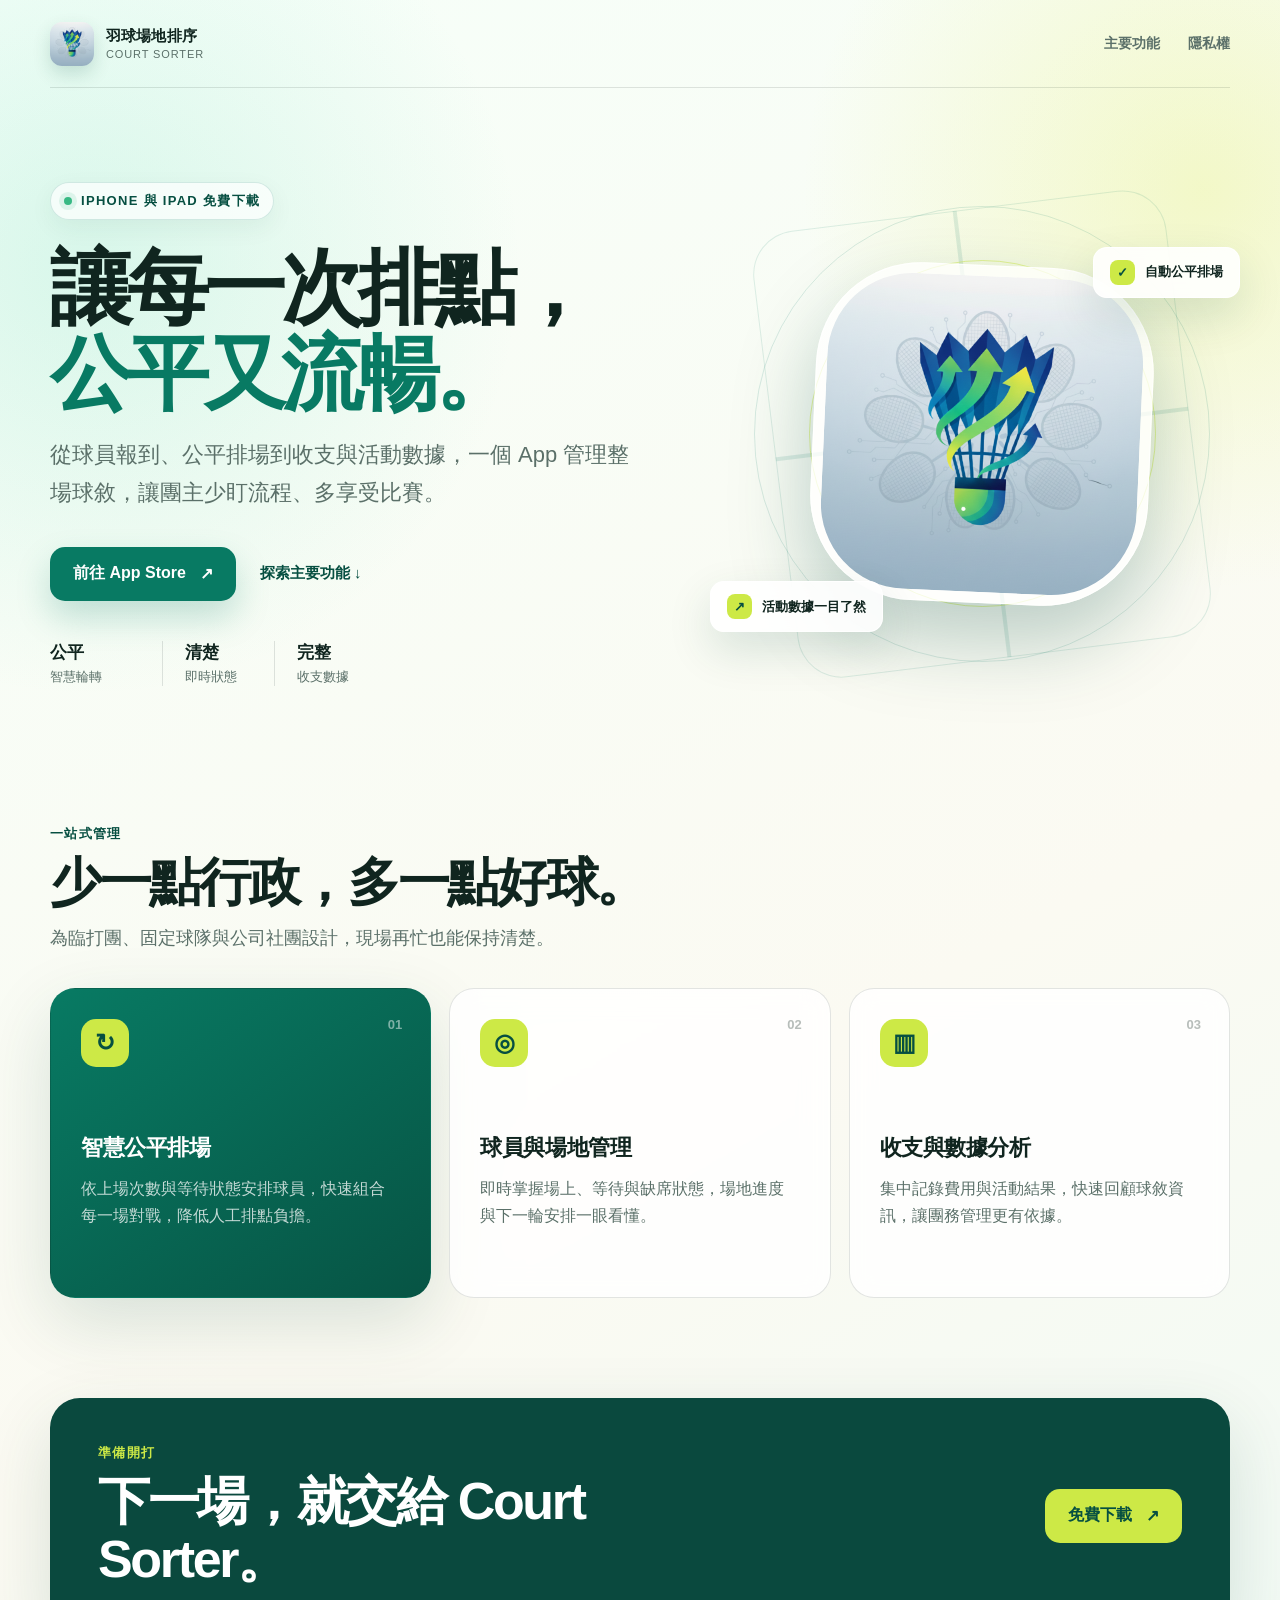
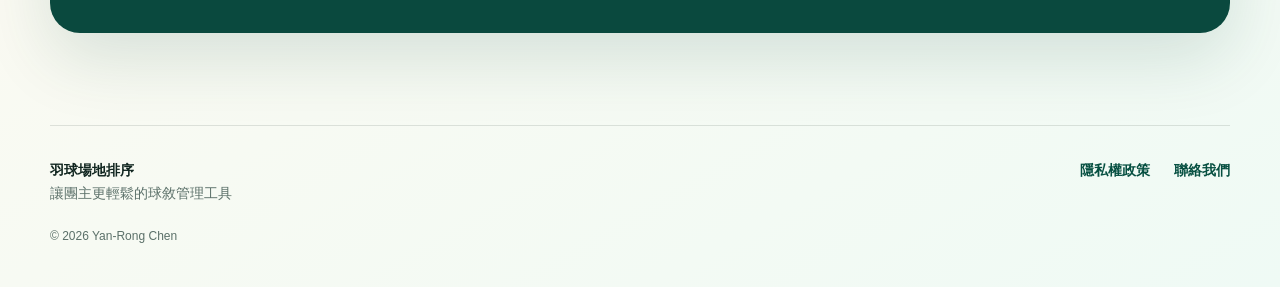
<file: court-sorter/index.html>
<!doctype html>
<html lang="zh-Hant">
  <head>
    <meta charset="utf-8">
    <meta name="viewport" content="width=device-width, initial-scale=1">
    <meta name="description" content="羽球場地排序：為羽球臨打團與球隊設計的公平排點、球員管理與收支工具。">
    <meta name="theme-color" content="#075b4b">
    <meta property="og:title" content="羽球場地排序｜Court Sorter">
    <meta property="og:description" content="排點更公平，團主更輕鬆。">
    <meta property="og:image" content="https://shanxus.github.io/court-sorter/assets/app-icon.png">
    <title>羽球場地排序｜Court Sorter</title>
    <link rel="icon" href="assets/app-icon.png">
    <link rel="stylesheet" href="styles.css">
  </head>
  <body>
    <div class="page-shell">
      <header class="site-header">
        <a class="brand" href="./" aria-label="Court Sorter 首頁">
          <img src="assets/app-icon.png" alt="" width="44" height="44">
          <span><strong>羽球場地排序</strong><small>Court Sorter</small></span>
        </a>
        <nav aria-label="主要導覽"><a href="#features">主要功能</a><a href="privacy/">隱私權</a></nav>
      </header>

      <main>
        <section class="hero">
          <div class="hero-copy">
            <span class="eyebrow"><span class="live-dot"></span> iPhone 與 iPad 免費下載</span>
            <h1>讓每一次排點，<br><em>公平又流暢。</em></h1>
            <p class="lead">從球員報到、公平排場到收支與活動數據，一個 App 管理整場球敘，讓團主少盯流程、多享受比賽。</p>
            <div class="actions">
              <a class="button" href="https://apps.apple.com/tw/app/id6757661680"><span>前往 App Store</span><span aria-hidden="true">↗</span></a>
              <a class="text-link" href="#features">探索主要功能 <span aria-hidden="true">↓</span></a>
            </div>
            <dl class="quick-facts" aria-label="產品特色">
              <div><dt>公平</dt><dd>智慧輪轉</dd></div>
              <div><dt>清楚</dt><dd>即時狀態</dd></div>
              <div><dt>完整</dt><dd>收支數據</dd></div>
            </dl>
          </div>

          <div class="hero-visual" aria-label="羽球場地排序 App 圖示">
            <div class="court-lines" aria-hidden="true"></div>
            <div class="orbit orbit-one" aria-hidden="true"></div>
            <div class="orbit orbit-two" aria-hidden="true"></div>
            <div class="icon-frame"><img class="app-icon" src="assets/app-icon.png" alt="羽球場地排序 App 圖示" width="1024" height="1024"></div>
            <div class="floating-note note-top"><span>✓</span> 自動公平排場</div>
            <div class="floating-note note-bottom"><span>↗</span> 活動數據一目了然</div>
          </div>
        </section>

        <section class="section-heading" id="features">
          <span class="section-kicker">一站式管理</span>
          <h2>少一點行政，多一點好球。</h2>
          <p>為臨打團、固定球隊與公司社團設計，現場再忙也能保持清楚。</p>
        </section>

        <section class="features" aria-label="主要功能">
          <article class="card card-featured"><span class="card-number">01</span><div class="card-icon" aria-hidden="true">↻</div><h3>智慧公平排場</h3><p>依上場次數與等待狀態安排球員，快速組合每一場對戰，降低人工排點負擔。</p></article>
          <article class="card"><span class="card-number">02</span><div class="card-icon" aria-hidden="true">◎</div><h3>球員與場地管理</h3><p>即時掌握場上、等待與缺席狀態，場地進度與下一輪安排一眼看懂。</p></article>
          <article class="card"><span class="card-number">03</span><div class="card-icon" aria-hidden="true">▥</div><h3>收支與數據分析</h3><p>集中記錄費用與活動結果，快速回顧球敘資訊，讓團務管理更有依據。</p></article>
        </section>

        <section class="cta-panel">
          <div><span class="section-kicker">準備開打</span><h2>下一場，就交給 Court Sorter。</h2></div>
          <a class="button button-light" href="https://apps.apple.com/tw/app/id6757661680">免費下載 <span aria-hidden="true">↗</span></a>
        </section>
      </main>

      <footer>
        <div class="footer-brand"><strong>羽球場地排序</strong><span>讓團主更輕鬆的球敘管理工具</span></div>
        <div class="footer-links"><a href="privacy/">隱私權政策</a><a href="mailto:tarasuzy00@gmail.com">聯絡我們</a></div>
        <span class="copyright">© 2026 Yan-Rong Chen</span>
      </footer>
    </div>
  </body>
</html>
</file>
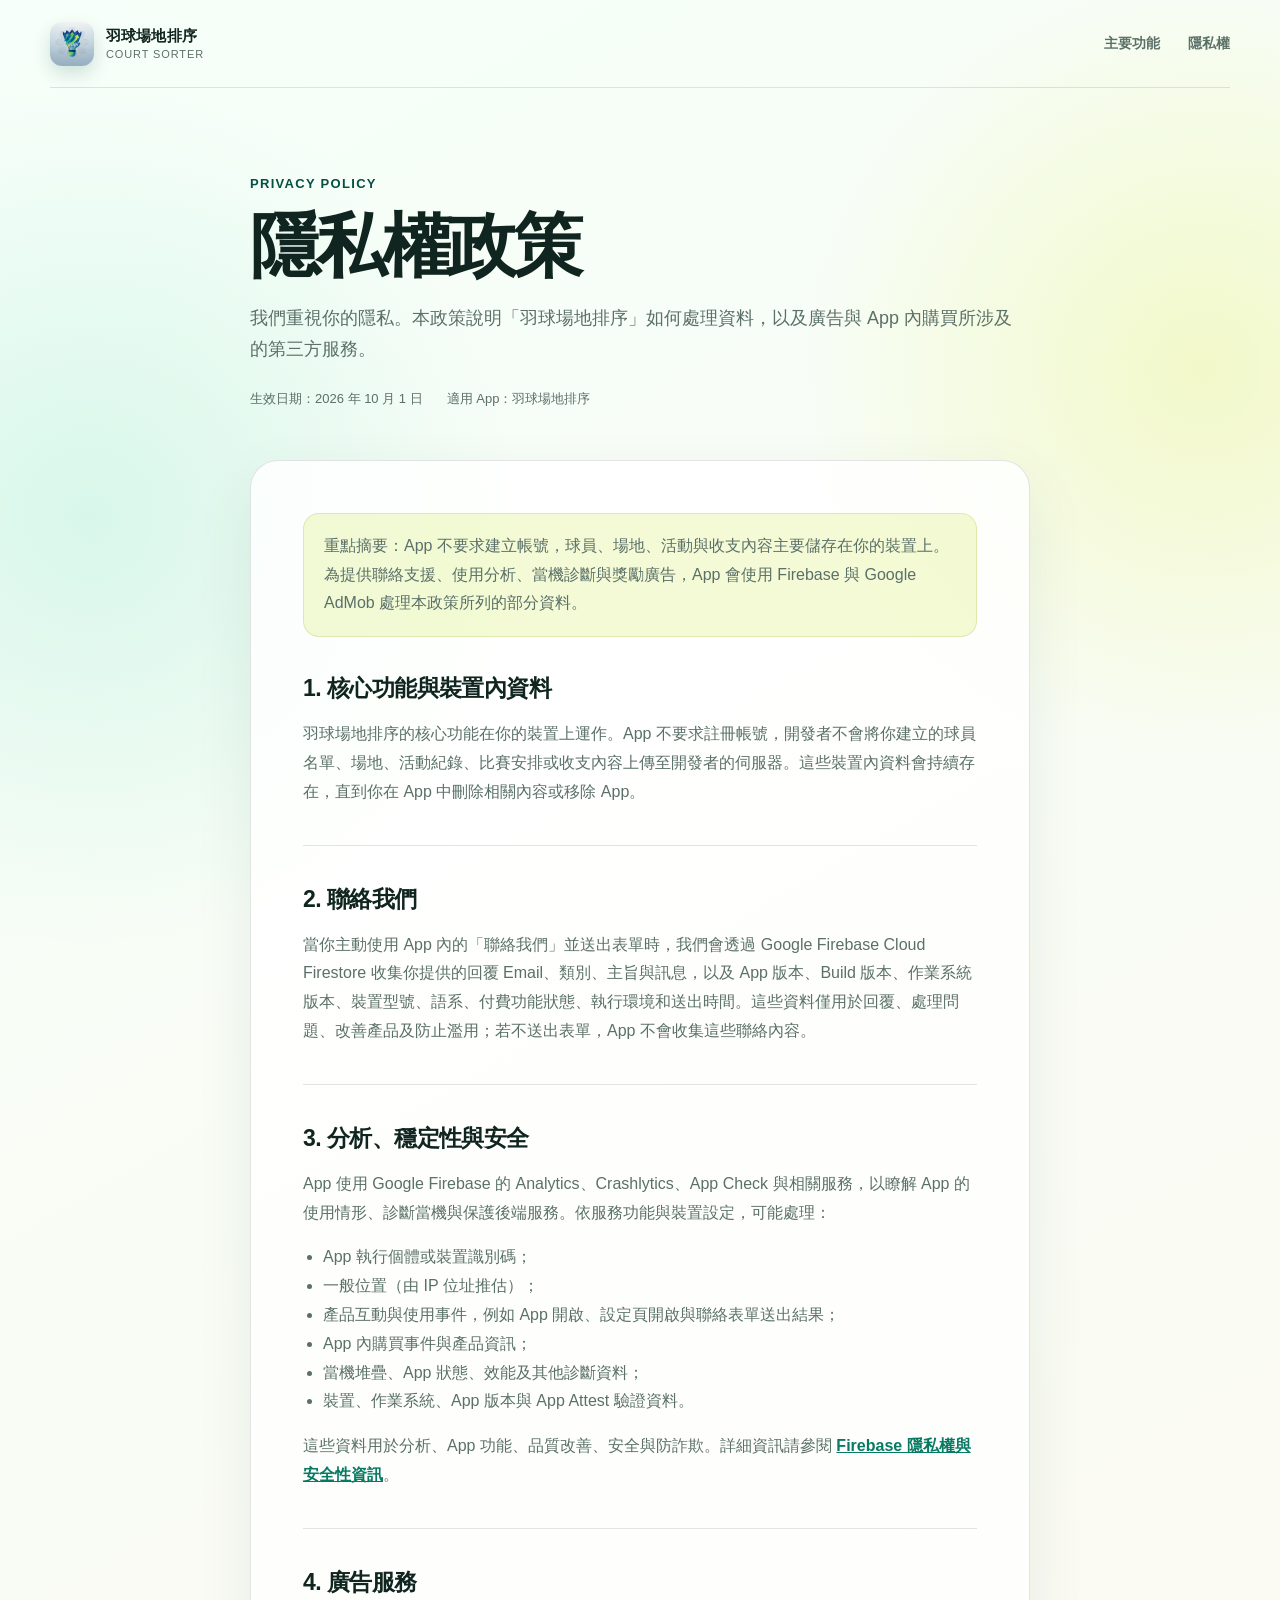
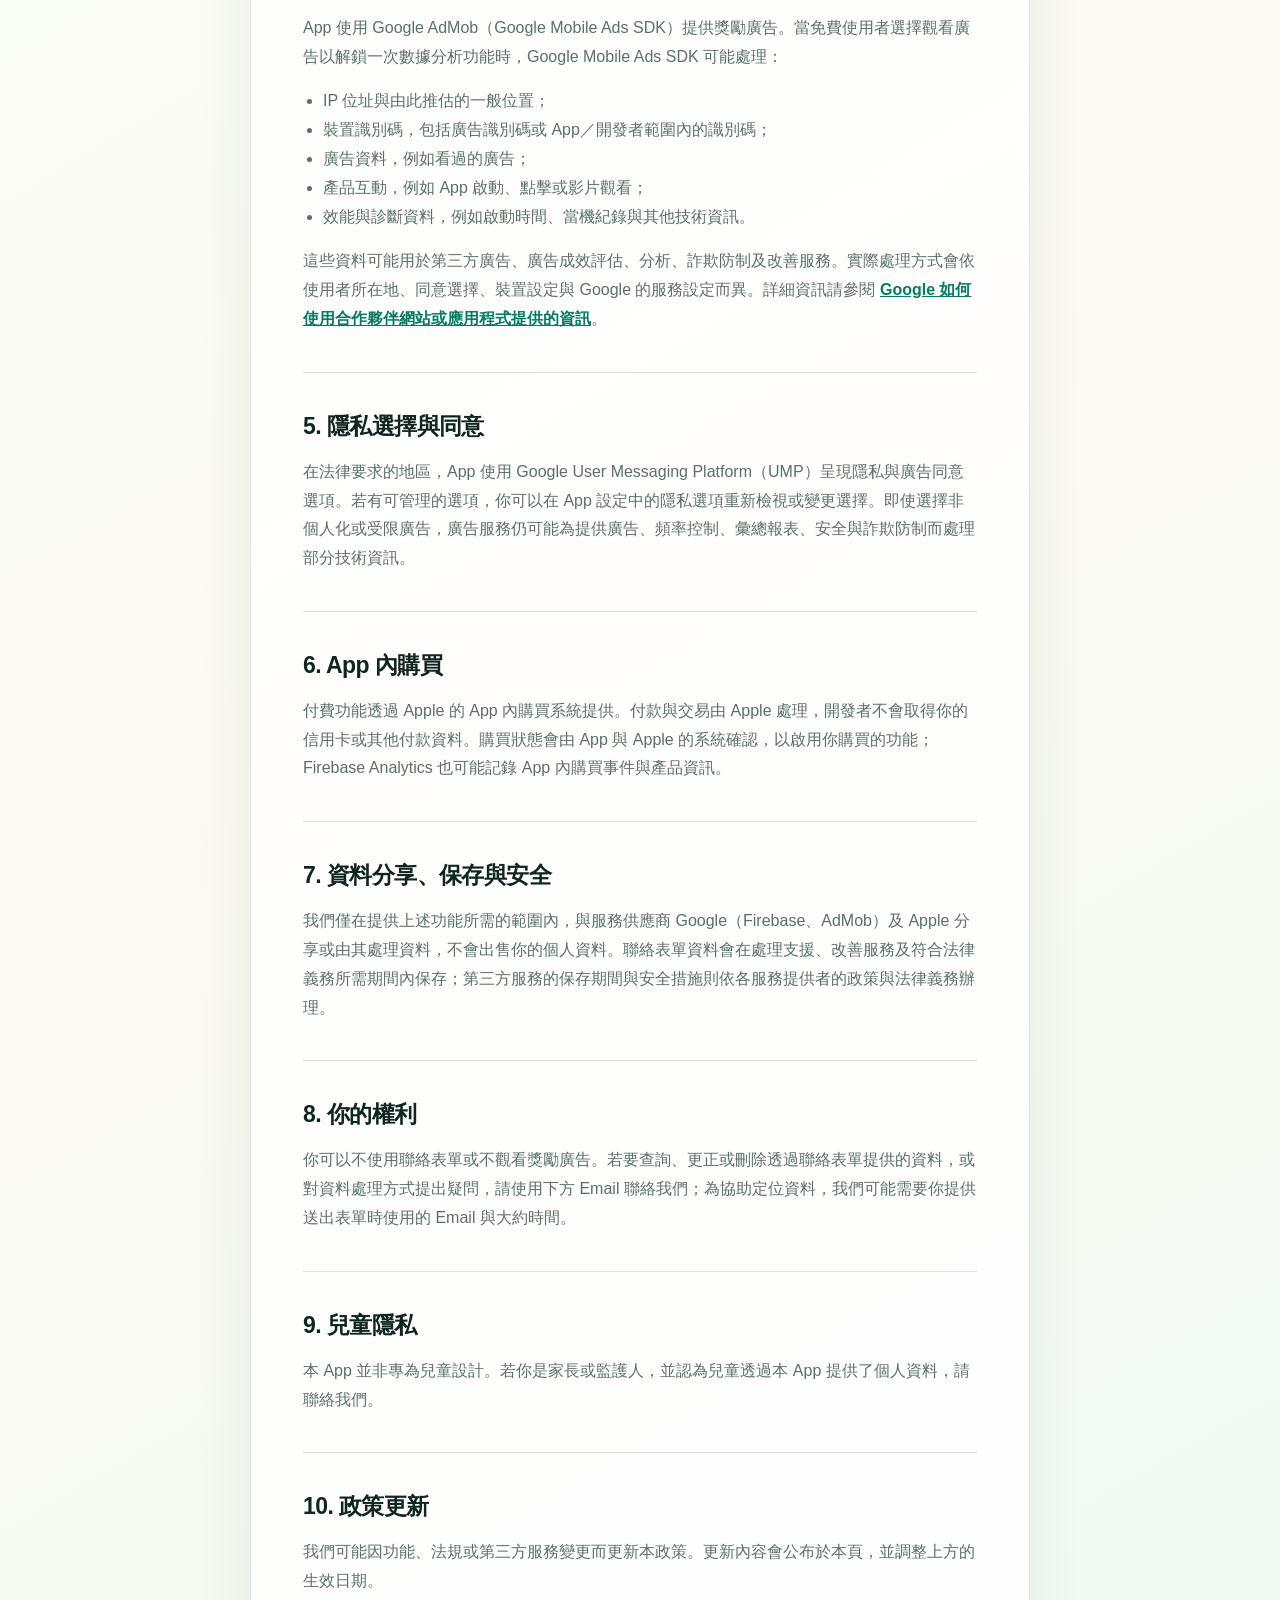
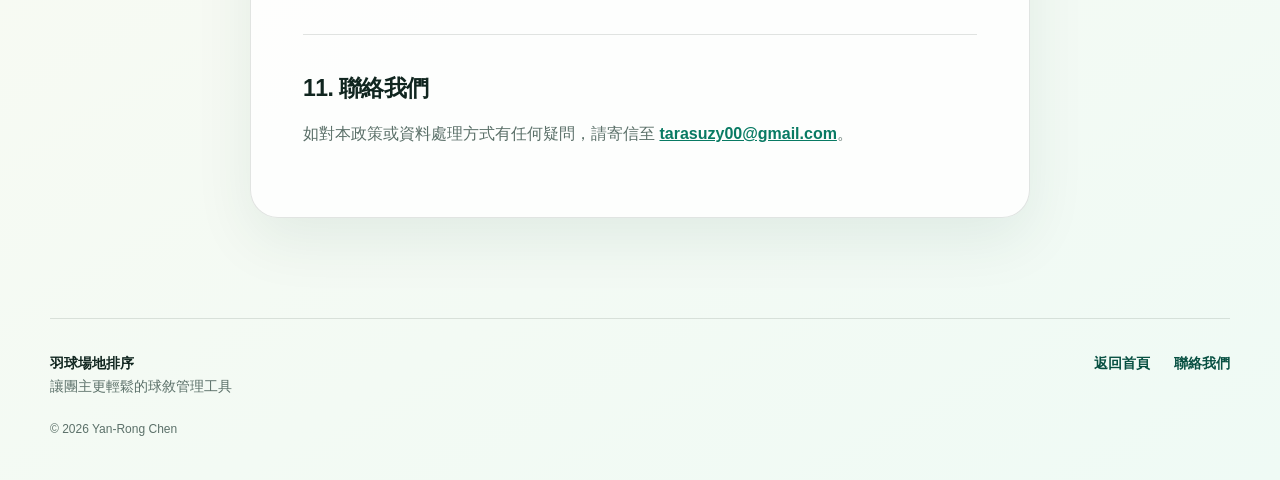
<file: court-sorter/privacy/index.html>
<!doctype html>
<html lang="zh-Hant">
  <head>
    <meta charset="utf-8">
    <meta name="viewport" content="width=device-width, initial-scale=1">
    <meta name="description" content="羽球場地排序 App 隱私權政策。">
    <meta name="theme-color" content="#075b4b">
    <title>隱私權政策｜羽球場地排序</title>
    <link rel="icon" href="../assets/app-icon.png">
    <link rel="stylesheet" href="../styles.css">
  </head>
  <body>
    <div class="page-shell">
      <header class="site-header">
        <a class="brand" href="../" aria-label="返回 Court Sorter 首頁"><img src="../assets/app-icon.png" alt="" width="44" height="44"><span><strong>羽球場地排序</strong><small>Court Sorter</small></span></a>
        <nav aria-label="主要導覽"><a href="../#features">主要功能</a><a href="./" aria-current="page">隱私權</a></nav>
      </header>

      <main class="privacy-main">
        <section class="privacy-hero">
          <span class="section-kicker">Privacy Policy</span>
          <h1>隱私權政策</h1>
          <p>我們重視你的隱私。本政策說明「羽球場地排序」如何處理資料，以及廣告與 App 內購買所涉及的第三方服務。</p>
          <div class="policy-meta"><span>生效日期：2026 年 10 月 1 日</span><span>適用 App：羽球場地排序</span></div>
        </section>

        <article class="policy-card">
          <p class="notice">重點摘要：App 不要求建立帳號，球員、場地、活動與收支內容主要儲存在你的裝置上。為提供聯絡支援、使用分析、當機診斷與獎勵廣告，App 會使用 Firebase 與 Google AdMob 處理本政策所列的部分資料。</p>
          <section><h2>1. 核心功能與裝置內資料</h2><p>羽球場地排序的核心功能在你的裝置上運作。App 不要求註冊帳號，開發者不會將你建立的球員名單、場地、活動紀錄、比賽安排或收支內容上傳至開發者的伺服器。這些裝置內資料會持續存在，直到你在 App 中刪除相關內容或移除 App。</p></section>
          <section><h2>2. 聯絡我們</h2><p>當你主動使用 App 內的「聯絡我們」並送出表單時，我們會透過 Google Firebase Cloud Firestore 收集你提供的回覆 Email、類別、主旨與訊息，以及 App 版本、Build 版本、作業系統版本、裝置型號、語系、付費功能狀態、執行環境和送出時間。這些資料僅用於回覆、處理問題、改善產品及防止濫用；若不送出表單，App 不會收集這些聯絡內容。</p></section>
          <section><h2>3. 分析、穩定性與安全</h2><p>App 使用 Google Firebase 的 Analytics、Crashlytics、App Check 與相關服務，以瞭解 App 的使用情形、診斷當機與保護後端服務。依服務功能與裝置設定，可能處理：</p><ul><li>App 執行個體或裝置識別碼；</li><li>一般位置（由 IP 位址推估）；</li><li>產品互動與使用事件，例如 App 開啟、設定頁開啟與聯絡表單送出結果；</li><li>App 內購買事件與產品資訊；</li><li>當機堆疊、App 狀態、效能及其他診斷資料；</li><li>裝置、作業系統、App 版本與 App Attest 驗證資料。</li></ul><p>這些資料用於分析、App 功能、品質改善、安全與防詐欺。詳細資訊請參閱 <a href="https://firebase.google.com/support/privacy">Firebase 隱私權與安全性資訊</a>。</p></section>
          <section><h2>4. 廣告服務</h2><p>App 使用 Google AdMob（Google Mobile Ads SDK）提供獎勵廣告。當免費使用者選擇觀看廣告以解鎖一次數據分析功能時，Google Mobile Ads SDK 可能處理：</p><ul><li>IP 位址與由此推估的一般位置；</li><li>裝置識別碼，包括廣告識別碼或 App／開發者範圍內的識別碼；</li><li>廣告資料，例如看過的廣告；</li><li>產品互動，例如 App 啟動、點擊或影片觀看；</li><li>效能與診斷資料，例如啟動時間、當機紀錄與其他技術資訊。</li></ul><p>這些資料可能用於第三方廣告、廣告成效評估、分析、詐欺防制及改善服務。實際處理方式會依使用者所在地、同意選擇、裝置設定與 Google 的服務設定而異。詳細資訊請參閱 <a href="https://policies.google.com/technologies/partner-sites">Google 如何使用合作夥伴網站或應用程式提供的資訊</a>。</p></section>
          <section><h2>5. 隱私選擇與同意</h2><p>在法律要求的地區，App 使用 Google User Messaging Platform（UMP）呈現隱私與廣告同意選項。若有可管理的選項，你可以在 App 設定中的隱私選項重新檢視或變更選擇。即使選擇非個人化或受限廣告，廣告服務仍可能為提供廣告、頻率控制、彙總報表、安全與詐欺防制而處理部分技術資訊。</p></section>
          <section><h2>6. App 內購買</h2><p>付費功能透過 Apple 的 App 內購買系統提供。付款與交易由 Apple 處理，開發者不會取得你的信用卡或其他付款資料。購買狀態會由 App 與 Apple 的系統確認，以啟用你購買的功能；Firebase Analytics 也可能記錄 App 內購買事件與產品資訊。</p></section>
          <section><h2>7. 資料分享、保存與安全</h2><p>我們僅在提供上述功能所需的範圍內，與服務供應商 Google（Firebase、AdMob）及 Apple 分享或由其處理資料，不會出售你的個人資料。聯絡表單資料會在處理支援、改善服務及符合法律義務所需期間內保存；第三方服務的保存期間與安全措施則依各服務提供者的政策與法律義務辦理。</p></section>
          <section><h2>8. 你的權利</h2><p>你可以不使用聯絡表單或不觀看獎勵廣告。若要查詢、更正或刪除透過聯絡表單提供的資料，或對資料處理方式提出疑問，請使用下方 Email 聯絡我們；為協助定位資料，我們可能需要你提供送出表單時使用的 Email 與大約時間。</p></section>
          <section><h2>9. 兒童隱私</h2><p>本 App 並非專為兒童設計。若你是家長或監護人，並認為兒童透過本 App 提供了個人資料，請聯絡我們。</p></section>
          <section><h2>10. 政策更新</h2><p>我們可能因功能、法規或第三方服務變更而更新本政策。更新內容會公布於本頁，並調整上方的生效日期。</p></section>
          <section><h2>11. 聯絡我們</h2><p>如對本政策或資料處理方式有任何疑問，請寄信至 <a href="mailto:tarasuzy00@gmail.com">tarasuzy00@gmail.com</a>。</p></section>
        </article>
      </main>

      <footer><div class="footer-brand"><strong>羽球場地排序</strong><span>讓團主更輕鬆的球敘管理工具</span></div><div class="footer-links"><a href="../">返回首頁</a><a href="mailto:tarasuzy00@gmail.com">聯絡我們</a></div><span class="copyright">© 2026 Yan-Rong Chen</span></footer>
    </div>
  </body>
</html>
</file>
<file: court-sorter/styles.css>
:root {
  color-scheme: light;
  --ink: #10251f;
  --muted: #5b7069;
  --brand: #087a63;
  --brand-dark: #064f41;
  --lime: #cde946;
  --cream: #fbfaf2;
  --surface: rgba(255, 255, 255, 0.82);
  --line: rgba(16, 37, 31, 0.12);
  --shadow: 0 24px 70px rgba(7, 68, 55, 0.14);
}

* { box-sizing: border-box; }
html { scroll-behavior: smooth; }
body {
  margin: 0;
  min-width: 320px;
  color: var(--ink);
  font-family: -apple-system, BlinkMacSystemFont, "Segoe UI", "Noto Sans TC", sans-serif;
  background: radial-gradient(circle at 7% 14%, rgba(91, 218, 180, 0.2), transparent 27rem), radial-gradient(circle at 94% 10%, rgba(229, 239, 106, 0.32), transparent 25rem), linear-gradient(150deg, #f6fff9 0%, var(--cream) 58%, #effaf5 100%);
}
a { color: inherit; }
.page-shell { width: min(1180px, calc(100% - 40px)); margin: 0 auto; }
.site-header { display: flex; align-items: center; justify-content: space-between; min-height: 88px; border-bottom: 1px solid var(--line); }
.brand { display: inline-flex; align-items: center; gap: 12px; text-decoration: none; }
.brand img { width: 44px; height: 44px; aspect-ratio: 1 / 1; object-fit: cover; border-radius: 12px; box-shadow: 0 8px 18px rgba(8, 80, 64, 0.16); }
.brand span { display: grid; gap: 2px; }
.brand strong { font-size: 15px; letter-spacing: 0.01em; }
.brand small { color: var(--muted); font-size: 11px; letter-spacing: 0.08em; text-transform: uppercase; }
nav { display: flex; align-items: center; gap: 28px; }
nav a { color: var(--muted); font-size: 14px; font-weight: 650; text-decoration: none; }
nav a:hover { color: var(--brand); }
.hero { display: grid; grid-template-columns: minmax(0, 1.08fr) minmax(360px, 0.92fr); align-items: center; gap: clamp(52px, 8vw, 112px); min-height: 710px; padding: 70px 0 88px; }
.eyebrow, .section-kicker { color: var(--brand-dark); font-size: 13px; font-weight: 800; letter-spacing: 0.1em; text-transform: uppercase; }
.eyebrow { display: inline-flex; align-items: center; gap: 9px; padding: 9px 13px; background: rgba(255, 255, 255, 0.7); border: 1px solid rgba(8, 122, 99, 0.16); border-radius: 999px; box-shadow: 0 8px 24px rgba(7, 68, 55, 0.06); }
.live-dot { width: 8px; height: 8px; background: #38b984; border-radius: 50%; box-shadow: 0 0 0 5px rgba(56, 185, 132, 0.13); }
h1 { max-width: 720px; margin: 25px 0 20px; font-size: clamp(48px, 7.2vw, 82px); line-height: 1.04; letter-spacing: -0.06em; }
h1 em { color: var(--brand); font-style: normal; }
.lead { max-width: 650px; margin: 0; color: var(--muted); font-size: clamp(18px, 2vw, 22px); line-height: 1.75; }
.actions { display: flex; flex-wrap: wrap; align-items: center; gap: 24px; margin-top: 34px; }
.button { display: inline-flex; align-items: center; justify-content: center; gap: 14px; min-height: 54px; padding: 0 23px; color: white; font-weight: 780; text-decoration: none; background: var(--brand); border-radius: 15px; box-shadow: 0 16px 34px rgba(8, 122, 99, 0.22); transition: transform 160ms ease, background 160ms ease; }
.button:hover { transform: translateY(-2px); background: var(--brand-dark); }
.text-link { color: var(--brand-dark); font-size: 15px; font-weight: 750; text-decoration: none; }
.quick-facts { display: flex; gap: 0; margin: 40px 0 0; }
.quick-facts div { min-width: 112px; padding-right: 22px; }
.quick-facts div + div { padding-left: 22px; border-left: 1px solid var(--line); }
.quick-facts dt { font-size: 17px; font-weight: 850; }
.quick-facts dd { margin: 4px 0 0; color: var(--muted); font-size: 13px; }
.hero-visual { position: relative; display: grid; place-items: center; width: 100%; aspect-ratio: 1 / 1.08; isolation: isolate; }
.court-lines { position: absolute; inset: 8%; z-index: -3; background: linear-gradient(90deg, transparent 49.5%, rgba(8, 122, 99, 0.12) 49.5%, rgba(8, 122, 99, 0.12) 50.5%, transparent 50.5%), linear-gradient(transparent 49.5%, rgba(8, 122, 99, 0.12) 49.5%, rgba(8, 122, 99, 0.12) 50.5%, transparent 50.5%); border: 1px solid rgba(8, 122, 99, 0.12); border-radius: 44px; transform: rotate(-7deg); }
.orbit { position: absolute; z-index: -2; border: 1px solid rgba(8, 122, 99, 0.14); border-radius: 50%; }
.orbit-one { width: 92%; aspect-ratio: 1; }
.orbit-two { width: 70%; aspect-ratio: 1; border-color: rgba(205, 233, 70, 0.5); }
.icon-frame { width: min(69%, 338px); aspect-ratio: 1 / 1; padding: 10px; overflow: hidden; background: rgba(255, 255, 255, 0.72); border: 1px solid rgba(255, 255, 255, 0.85); border-radius: 31%; box-shadow: 0 36px 80px rgba(5, 75, 60, 0.26); transform: rotate(2.5deg); }
.app-icon { display: block; width: 100%; height: 100%; aspect-ratio: 1 / 1; object-fit: cover; border-radius: 27%; }
.floating-note { position: absolute; display: inline-flex; align-items: center; gap: 10px; padding: 12px 16px; color: var(--ink); font-size: 13px; font-weight: 750; background: rgba(255, 255, 255, 0.88); border: 1px solid rgba(255, 255, 255, 0.95); border-radius: 14px; box-shadow: 0 18px 45px rgba(7, 68, 55, 0.14); backdrop-filter: blur(14px); }
.floating-note span { display: grid; place-items: center; width: 25px; height: 25px; color: var(--brand-dark); background: var(--lime); border-radius: 8px; }
.note-top { top: 15%; right: -2%; }
.note-bottom { bottom: 13%; left: -5%; }
.section-heading { max-width: 710px; margin: 26px 0 34px; }
.section-heading h2, .cta-panel h2 { margin: 10px 0 12px; font-size: clamp(34px, 4.5vw, 52px); line-height: 1.12; letter-spacing: -0.045em; }
.section-heading p { margin: 0; color: var(--muted); font-size: 18px; line-height: 1.7; }
.features { display: grid; grid-template-columns: repeat(3, 1fr); gap: 18px; margin: 0 0 100px; }
.card { position: relative; min-height: 310px; padding: 30px; overflow: hidden; background: var(--surface); border: 1px solid var(--line); border-radius: 25px; backdrop-filter: blur(13px); }
.card-featured { color: white; background: linear-gradient(145deg, #087a63, #075444); border-color: transparent; box-shadow: var(--shadow); }
.card-number { position: absolute; top: 28px; right: 28px; color: rgba(16, 37, 31, 0.3); font-size: 13px; font-weight: 850; }
.card-featured .card-number { color: rgba(255,255,255,.48); }
.card-icon { display: grid; place-items: center; width: 48px; height: 48px; margin-bottom: 66px; color: var(--brand-dark); font-size: 24px; font-weight: 800; background: var(--lime); border-radius: 15px; }
.card h3 { margin: 0 0 12px; font-size: 22px; letter-spacing: -0.02em; }
.card p { margin: 0; color: var(--muted); line-height: 1.7; }
.card-featured p { color: rgba(255,255,255,.76); }
.cta-panel { display: flex; align-items: center; justify-content: space-between; gap: 32px; margin-bottom: 92px; padding: 45px 48px; color: white; background: #0a493e; border-radius: 30px; box-shadow: var(--shadow); }
.cta-panel .section-kicker { color: var(--lime); }
.cta-panel h2 { max-width: 660px; margin-bottom: 0; }
.button-light { flex: 0 0 auto; color: var(--brand-dark); background: var(--lime); box-shadow: none; }
.button-light:hover { color: white; }
footer { display: grid; grid-template-columns: 1fr auto; gap: 26px; padding: 36px 0 44px; color: var(--muted); font-size: 14px; border-top: 1px solid var(--line); }
.footer-brand { display: grid; gap: 5px; }
.footer-brand strong { color: var(--ink); }
.footer-links { display: flex; gap: 24px; }
.footer-links a { color: var(--brand-dark); font-weight: 650; text-decoration: none; }
.copyright { grid-column: 1 / -1; font-size: 12px; }
.privacy-main { width: min(780px, 100%); margin: 0 auto; padding: 86px 0 100px; }
.privacy-hero { margin-bottom: 52px; }
.privacy-hero h1 { margin-top: 18px; font-size: clamp(45px, 7vw, 70px); }
.privacy-hero p { color: var(--muted); font-size: 18px; line-height: 1.75; }
.policy-meta { display: flex; flex-wrap: wrap; gap: 12px 24px; margin-top: 24px; color: var(--muted); font-size: 13px; }
.policy-card { padding: clamp(26px, 5vw, 52px); background: rgba(255, 255, 255, 0.82); border: 1px solid var(--line); border-radius: 28px; box-shadow: 0 22px 60px rgba(7, 68, 55, 0.08); }
.policy-card section + section { margin-top: 38px; padding-top: 38px; border-top: 1px solid var(--line); }
.policy-card h2 { margin: 0 0 13px; font-size: 23px; letter-spacing: -0.025em; }
.policy-card p, .policy-card li { color: var(--muted); line-height: 1.8; }
.policy-card ul { margin: 12px 0 0; padding-left: 1.25em; }
.policy-card a { color: var(--brand); font-weight: 650; }
.notice { margin: 0 0 36px; padding: 18px 20px; color: var(--brand-dark); line-height: 1.65; background: rgba(205, 233, 70, 0.22); border: 1px solid rgba(140, 165, 31, 0.2); border-radius: 16px; }
@media (max-width: 840px) {
  .hero { grid-template-columns: 1fr; min-height: auto; padding-top: 56px; }
  .hero-copy { text-align: center; }
  .lead { margin-inline: auto; }
  .actions, .quick-facts { justify-content: center; }
  .hero-visual { width: min(580px, 100%); margin: 0 auto; }
  .features { grid-template-columns: 1fr; }
  .card { min-height: 270px; }
  .card-icon { margin-bottom: 46px; }
}
@media (max-width: 620px) {
  .page-shell { width: min(100% - 28px, 1180px); }
  .site-header { min-height: 76px; }
  .brand img { width: 38px; height: 38px; }
  .brand small { display: none; }
  nav { gap: 16px; }
  nav a:first-child { display: none; }
  .hero { gap: 34px; padding: 46px 0 68px; }
  h1 { font-size: clamp(43px, 14vw, 63px); }
  .quick-facts div { min-width: 94px; padding-right: 13px; }
  .quick-facts div + div { padding-left: 13px; }
  .hero-visual { aspect-ratio: 1 / 1.16; }
  .icon-frame { width: 67%; }
  .floating-note { padding: 10px 12px; font-size: 11px; }
  .note-top { right: 0; }
  .note-bottom { left: 0; }
  .cta-panel { align-items: flex-start; flex-direction: column; padding: 34px 28px; }
  footer { grid-template-columns: 1fr; }
  .copyright { grid-column: auto; }
  .privacy-main { padding-top: 54px; }
}
@media (prefers-reduced-motion: reduce) { html { scroll-behavior: auto; } .button { transition: none; } }
</file>
